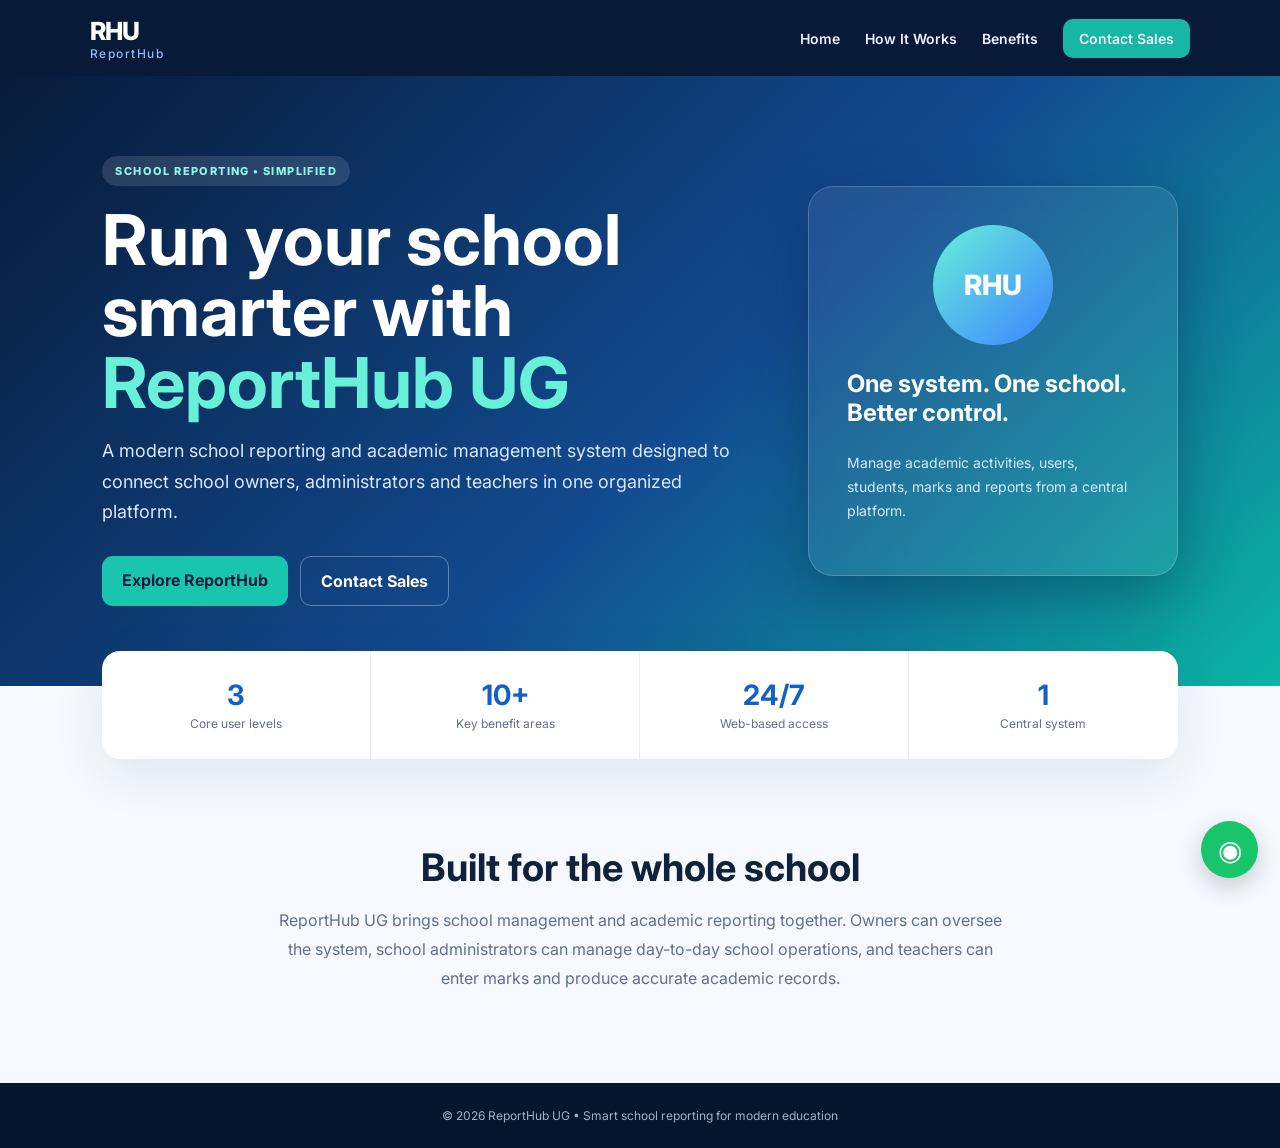
<file: index.html>
<!DOCTYPE html>
<html lang="en">
<head>
<meta charset="UTF-8"><meta name="viewport" content="width=device-width,initial-scale=1.0">
<title>ReportHub UG | Smart School Management</title>
<link rel="stylesheet" href="style.css">
</head>
<body>
<header>
  <div class="logo">RHU<span>ReportHub</span></div>
  <nav><a href="index.html">Home</a><a href="features.html">How It Works</a><a href="benefits.html">Benefits</a><a class="sales" href="mailto:reporthubug.usa@gmail.com?subject=ReportHub%20Sales%20Enquiry">Contact Sales</a></nav>
</header>
<main>
<section class="hero">
 <div><div class="badge">SCHOOL REPORTING • SIMPLIFIED</div>
 <h1>Run your school smarter with <span>ReportHub UG</span></h1>
 <p>A modern school reporting and academic management system designed to connect school owners, administrators and teachers in one organized platform.</p>
 <div class="buttons"><a class="btn primary" href="features.html">Explore ReportHub</a><a class="btn ghost" href="mailto:reporthubug.usa@gmail.com?subject=ReportHub%20Sales%20Enquiry">Contact Sales</a></div>
 </div>
 <div class="hero-card"><div class="orb">RHU</div><h3>One system. One school. Better control.</h3><p>Manage academic activities, users, students, marks and reports from a central platform.</p></div>
</section>
<section class="stats"><div><b>3</b><span>Core user levels</span></div><div><b>10+</b><span>Key benefit areas</span></div><div><b>24/7</b><span>Web-based access</span></div><div><b>1</b><span>Central system</span></div></section>
<section class="intro"><h2>Built for the whole school</h2><p>ReportHub UG brings school management and academic reporting together. Owners can oversee the system, school administrators can manage day-to-day school operations, and teachers can enter marks and produce accurate academic records.</p></section>
</main>
<footer>© 2026 ReportHub UG • Smart school reporting for modern education</footer>
<a class="whatsapp" href="https://wa.me/256706563227" aria-label="Chat on WhatsApp">◉</a>
</body></html>
</file>
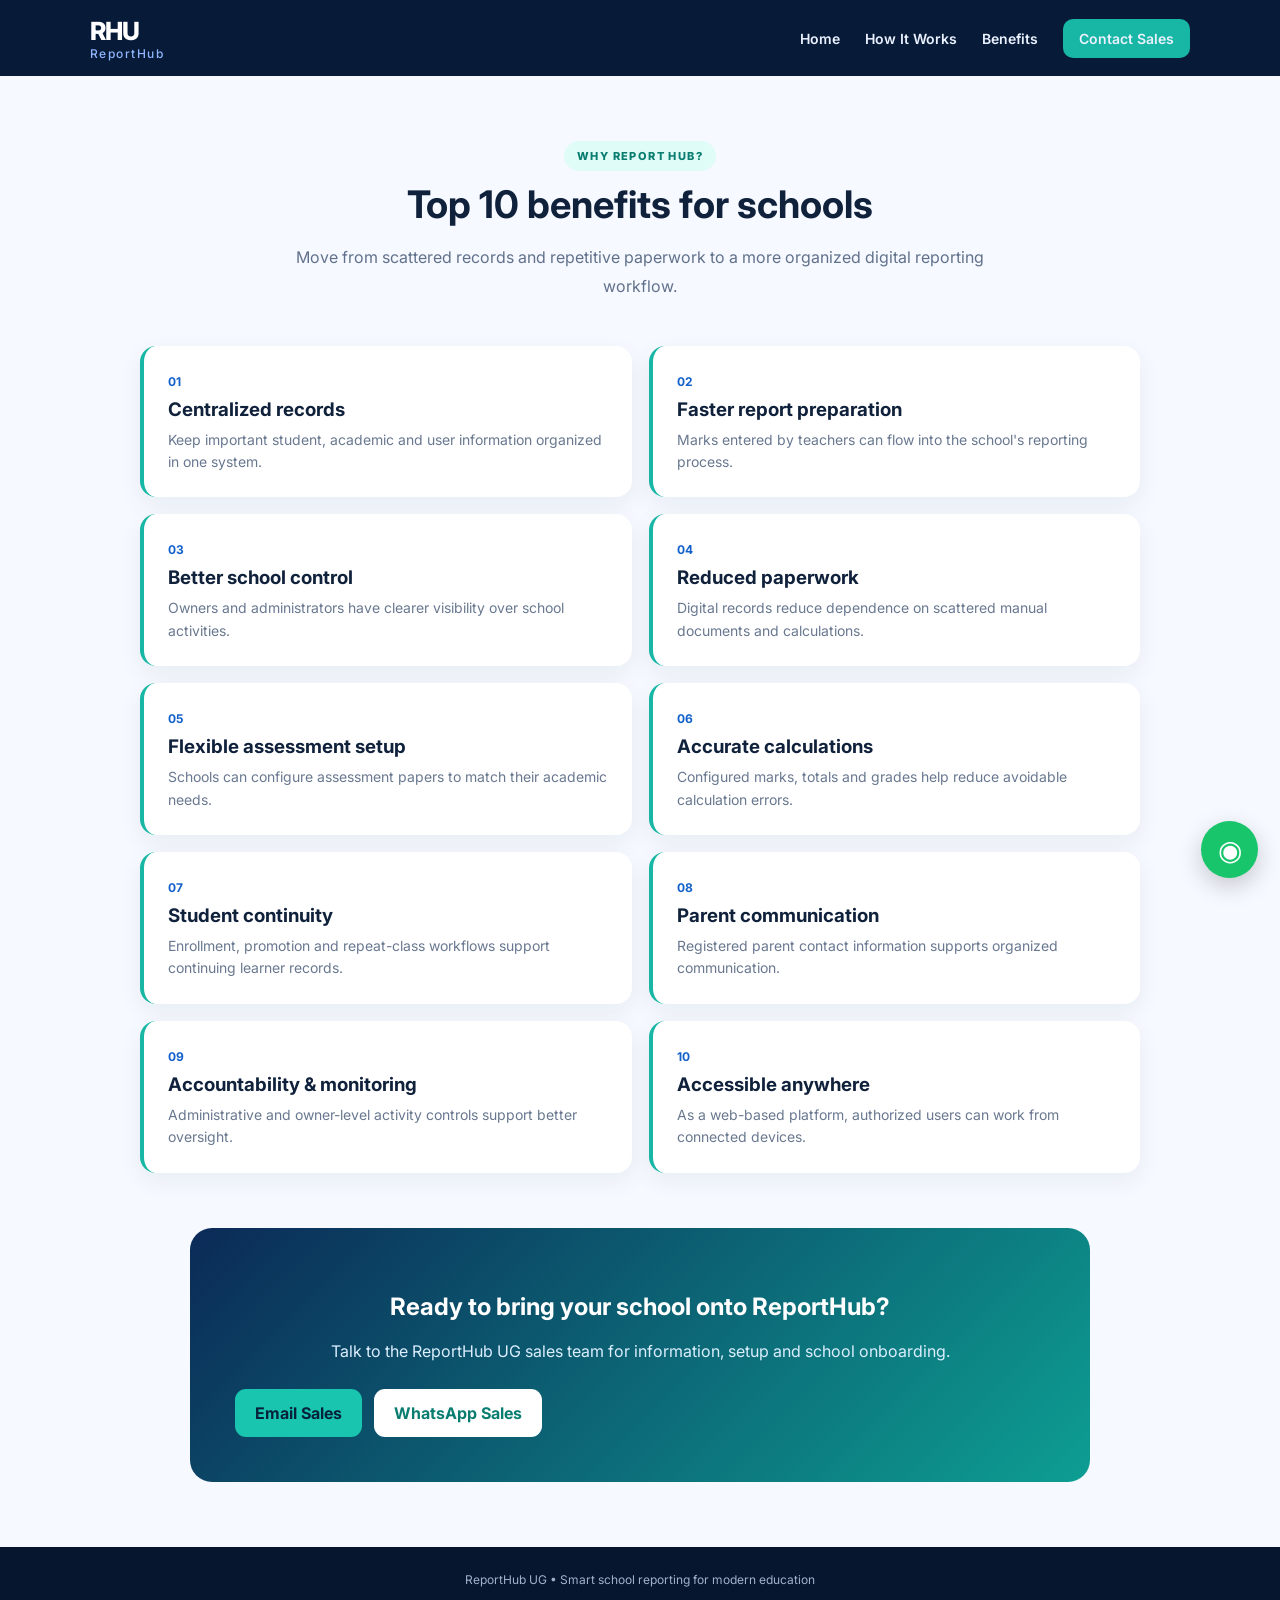
<file: benefits.html>
<!DOCTYPE html>
<html lang="en"><head><meta charset="UTF-8"><meta name="viewport" content="width=device-width,initial-scale=1.0"><title>ReportHub UG | Benefits</title><link rel="stylesheet" href="style.css"></head>
<body>
<header><div class="logo">RHU<span>ReportHub</span></div><nav><a href="index.html">Home</a><a href="features.html">How It Works</a><a href="benefits.html">Benefits</a><a class="sales" href="mailto:reporthubug.usa@gmail.com?subject=ReportHub%20Sales%20Enquiry">Contact Sales</a></nav></header>
<main class="page">
<div class="page-head"><div class="badge">WHY REPORT HUB?</div><h1>Top 10 benefits for schools</h1><p>Move from scattered records and repetitive paperwork to a more organized digital reporting workflow.</p></div>
<div class="benefits">
<article><b>01</b><h3>Centralized records</h3><p>Keep important student, academic and user information organized in one system.</p></article>
<article><b>02</b><h3>Faster report preparation</h3><p>Marks entered by teachers can flow into the school's reporting process.</p></article>
<article><b>03</b><h3>Better school control</h3><p>Owners and administrators have clearer visibility over school activities.</p></article>
<article><b>04</b><h3>Reduced paperwork</h3><p>Digital records reduce dependence on scattered manual documents and calculations.</p></article>
<article><b>05</b><h3>Flexible assessment setup</h3><p>Schools can configure assessment papers to match their academic needs.</p></article>
<article><b>06</b><h3>Accurate calculations</h3><p>Configured marks, totals and grades help reduce avoidable calculation errors.</p></article>
<article><b>07</b><h3>Student continuity</h3><p>Enrollment, promotion and repeat-class workflows support continuing learner records.</p></article>
<article><b>08</b><h3>Parent communication</h3><p>Registered parent contact information supports organized communication.</p></article>
<article><b>09</b><h3>Accountability & monitoring</h3><p>Administrative and owner-level activity controls support better oversight.</p></article>
<article><b>10</b><h3>Accessible anywhere</h3><p>As a web-based platform, authorized users can work from connected devices.</p></article>
</div>
<section class="cta"><h2>Ready to bring your school onto ReportHub?</h2><p>Talk to the ReportHub UG sales team for information, setup and school onboarding.</p><div class="buttons"><a class="btn primary" href="mailto:reporthubug.usa@gmail.com?subject=ReportHub%20Sales%20Enquiry">Email Sales</a><a class="btn whatsapp-btn" href="https://wa.me/256706563227">WhatsApp Sales</a></div></section>
</main><footer>ReportHub UG • Smart school reporting for modern education</footer><a class="whatsapp" href="https://wa.me/256706563227">◉</a>
</body></html>
</file>
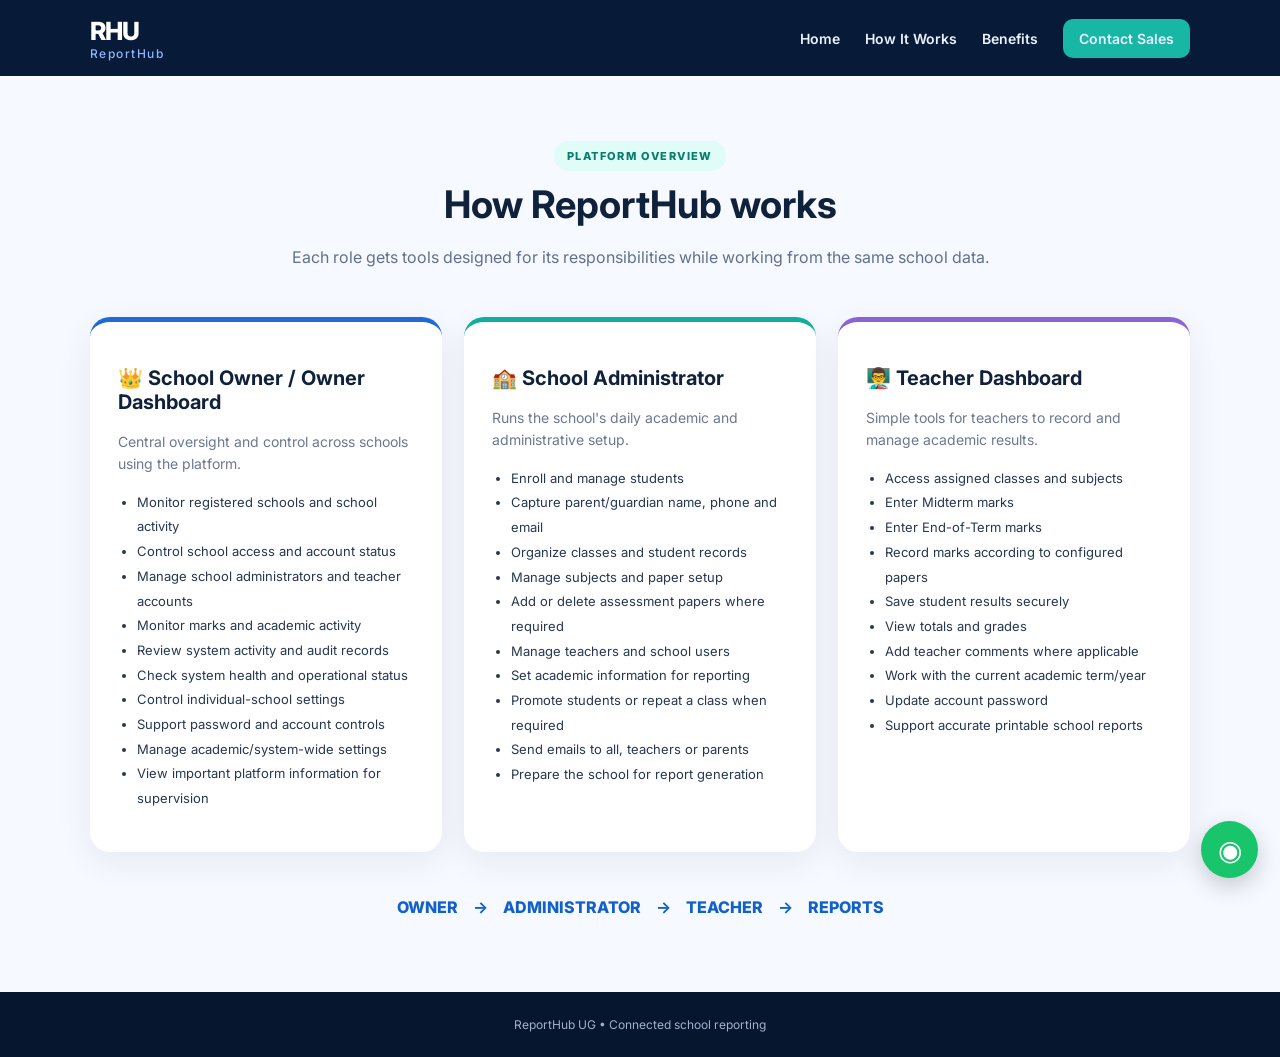
<file: features.html>
<!DOCTYPE html>
<html lang="en"><head><meta charset="UTF-8"><meta name="viewport" content="width=device-width,initial-scale=1.0"><title>ReportHub UG | How It Works</title><link rel="stylesheet" href="style.css"></head>
<body>
<header><div class="logo">RHU<span>ReportHub</span></div><nav><a href="index.html">Home</a><a href="features.html">How It Works</a><a href="benefits.html">Benefits</a><a class="sales" href="mailto:reporthubug.usa@gmail.com?subject=ReportHub%20Sales%20Enquiry">Contact Sales</a></nav></header>
<main class="page">
<div class="page-head"><div class="badge">PLATFORM OVERVIEW</div><h1>How ReportHub works</h1><p>Each role gets tools designed for its responsibilities while working from the same school data.</p></div>
<div class="role-grid">
<article class="role owner"><h2>👑 School Owner / Owner Dashboard</h2><p>Central oversight and control across schools using the platform.</p><ul>
<li>Monitor registered schools and school activity</li><li>Control school access and account status</li><li>Manage school administrators and teacher accounts</li><li>Monitor marks and academic activity</li><li>Review system activity and audit records</li><li>Check system health and operational status</li><li>Control individual-school settings</li><li>Support password and account controls</li><li>Manage academic/system-wide settings</li><li>View important platform information for supervision</li></ul></article>
<article class="role admin"><h2>🏫 School Administrator</h2><p>Runs the school's daily academic and administrative setup.</p><ul>
<li>Enroll and manage students</li><li>Capture parent/guardian name, phone and email</li><li>Organize classes and student records</li><li>Manage subjects and paper setup</li><li>Add or delete assessment papers where required</li><li>Manage teachers and school users</li><li>Set academic information for reporting</li><li>Promote students or repeat a class when required</li><li>Send emails to all, teachers or parents</li><li>Prepare the school for report generation</li></ul></article>
<article class="role teacher"><h2>👨‍🏫 Teacher Dashboard</h2><p>Simple tools for teachers to record and manage academic results.</p><ul>
<li>Access assigned classes and subjects</li><li>Enter Midterm marks</li><li>Enter End-of-Term marks</li><li>Record marks according to configured papers</li><li>Save student results securely</li><li>View totals and grades</li><li>Add teacher comments where applicable</li><li>Work with the current academic term/year</li><li>Update account password</li><li>Support accurate printable school reports</li></ul></article>
</div>
<div class="flow"><span>OWNER</span><b>→</b><span>ADMINISTRATOR</span><b>→</b><span>TEACHER</span><b>→</b><span>REPORTS</span></div>
</main><footer>ReportHub UG • Connected school reporting</footer><a class="whatsapp" href="https://wa.me/256706563227">◉</a>
</body></html>
</file>
<file: style.css>
@import url('https://fonts.googleapis.com/css2?family=Inter:wght@400;500;600;700;800&display=swap');
*{box-sizing:border-box}body{margin:0;font-family:Inter,Arial,sans-serif;color:#10213b;background:#f6f9ff}header{height:76px;background:#071a38;color:white;display:flex;align-items:center;justify-content:space-between;padding:0 7%;position:sticky;top:0;z-index:5}.logo{font-size:25px;font-weight:800;letter-spacing:-1px}.logo span{font-size:12px;font-weight:500;display:block;color:#8fb6ff;letter-spacing:1.5px}nav{display:flex;gap:25px;align-items:center}nav a{color:#eaf1ff;text-decoration:none;font-size:14px;font-weight:600}.sales{background:#18b6a4;padding:11px 16px;border-radius:10px}.hero{min-height:590px;padding:80px 8%;display:grid;grid-template-columns:1.4fr .8fr;gap:60px;align-items:center;background:linear-gradient(135deg,#071a38,#124b91 55%,#0bb5a4)}.hero h1{font-size:clamp(42px,6vw,70px);line-height:1.02;color:#fff;margin:18px 0}.hero h1 span{color:#68f0d9}.hero p{color:#d9e8ff;font-size:18px;line-height:1.7;max-width:650px}.badge{display:inline-block;background:#dffcf6;color:#087d70;border-radius:100px;padding:8px 13px;font-size:11px;font-weight:800;letter-spacing:1.4px}.hero .badge{background:#ffffff1f;color:#8ff7e6}.buttons{display:flex;gap:12px;flex-wrap:wrap;margin-top:28px}.btn{padding:14px 20px;border-radius:11px;text-decoration:none;font-weight:700;display:inline-block}.primary{background:#19c5af;color:#06223b}.ghost{border:1px solid #ffffff55;color:#fff}.hero-card{background:#ffffff12;border:1px solid #ffffff30;border-radius:25px;padding:38px;color:white;backdrop-filter:blur(10px);box-shadow:0 20px 60px #00112d55}.orb{width:120px;height:120px;border-radius:50%;display:grid;place-items:center;margin:auto;background:linear-gradient(135deg,#68f0d9,#3d83ff);font-size:28px;font-weight:800}.hero-card h3{font-size:24px}.hero-card p{font-size:14px}.stats{display:grid;grid-template-columns:repeat(4,1fr);margin:-35px 8% 0;background:white;border-radius:18px;box-shadow:0 15px 50px #10213b18;position:relative;overflow:hidden}.stats div{text-align:center;padding:27px;border-right:1px solid #e8eef7}.stats div:last-child{border:0}.stats b{display:block;font-size:28px;color:#1260c9}.stats span{font-size:12px;color:#60708a}.intro{text-align:center;padding:75px 10%;max-width:1000px;margin:auto}.intro h2,.page-head h1{font-size:38px;margin:10px 0 15px}.intro p,.page-head p{color:#61718b;line-height:1.8}.page{padding:65px 7%;min-height:calc(100vh - 140px)}.page-head{text-align:center;max-width:760px;margin:0 auto 45px}.role-grid{display:grid;grid-template-columns:repeat(3,1fr);gap:22px}.role{background:white;border-radius:20px;padding:28px;box-shadow:0 10px 35px #10213b12;border-top:5px solid}.owner{border-color:#2169d5}.admin{border-color:#11ae9d}.teacher{border-color:#8c62d8}.role h2{font-size:20px}.role p{color:#6a7890;font-size:14px;line-height:1.6}.role ul{padding-left:19px;color:#263851;font-size:13px;line-height:1.9}.flow{display:flex;justify-content:center;align-items:center;gap:15px;flex-wrap:wrap;margin:45px 0 10px;color:#1260c9;font-weight:800}.benefits{display:grid;grid-template-columns:repeat(2,1fr);gap:17px;max-width:1000px;margin:auto}.benefits article{background:white;padding:24px;border-radius:16px;box-shadow:0 8px 25px #10213b10;border-left:4px solid #18b6a4}.benefits b{color:#1260c9;font-size:12px}.benefits h3{margin:8px 0}.benefits p{margin:0;color:#697890;font-size:14px;line-height:1.6}.cta{margin:55px auto 0;max-width:900px;text-align:center;padding:45px;border-radius:22px;background:linear-gradient(135deg,#0b2a57,#0d9e92);color:white}.cta p{color:#dcefff}.whatsapp-btn{background:#fff;color:#087d70}.whatsapp{position:fixed;right:22px;bottom:22px;width:57px;height:57px;border-radius:50%;background:#18c56b;color:white;text-decoration:none;display:grid;place-items:center;font-size:28px;box-shadow:0 8px 25px #0003;z-index:10}footer{text-align:center;padding:25px;background:#06162e;color:#9fb1cc;font-size:12px}@media(max-width:800px){header{height:auto;padding:15px 5%;gap:12px;flex-wrap:wrap}nav{gap:10px;flex-wrap:wrap}.hero{grid-template-columns:1fr;padding:55px 7%}.stats{grid-template-columns:repeat(2,1fr);margin:0 5%}.stats div{border-bottom:1px solid #e8eef7}.role-grid,.benefits{grid-template-columns:1fr}.page{padding:50px 5%}.page-head h1{font-size:32px}}
</file>
